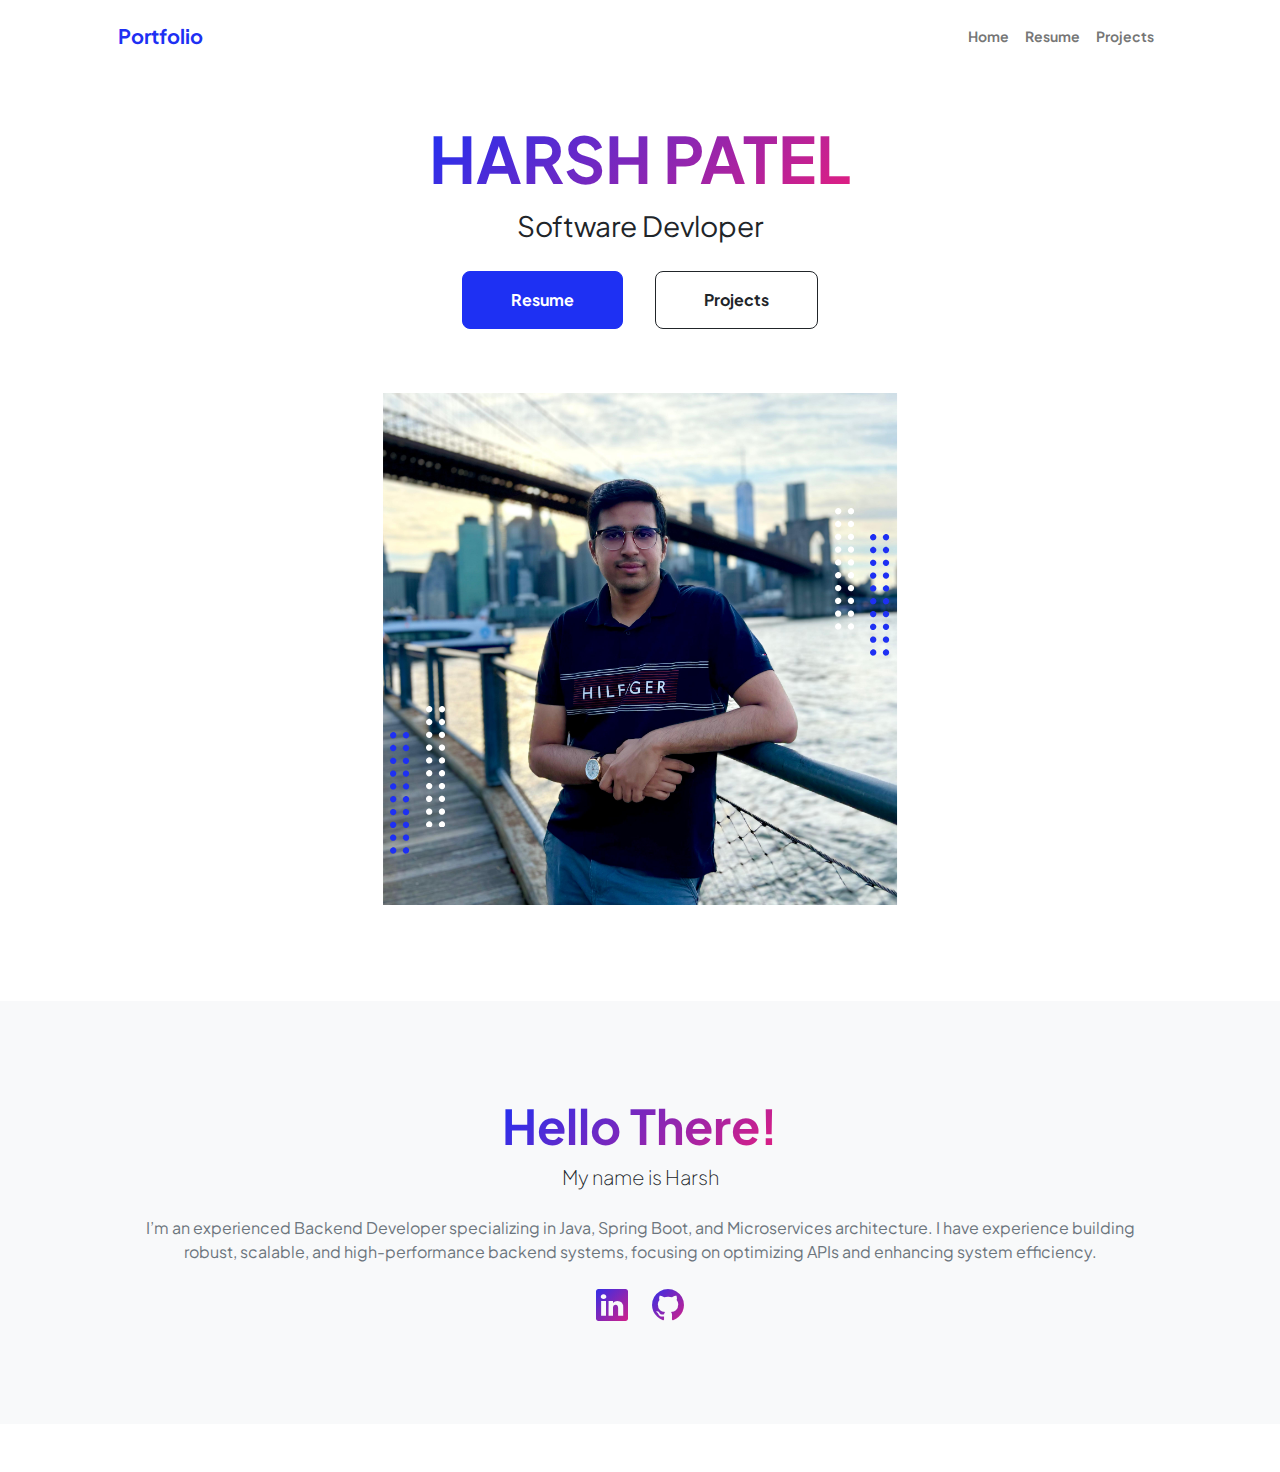
<file: index.html>
<!DOCTYPE html>
<html lang="en">

<head>
    <meta charset="utf-8" />
    <meta name="viewport" content="width=device-width, initial-scale=1, shrink-to-fit=no" />
    <meta name="description" content="" />
    <meta name="author" content="" />
    <title>Harsh Patel | Backend Devloper</title>
    <!-- Custom Google font-->
    <link rel="preconnect" href="https://fonts.googleapis.com" />
    <link rel="preconnect" href="https://fonts.gstatic.com" crossorigin />
    <link
        href="https://fonts.googleapis.com/css2?family=Plus+Jakarta+Sans:wght@100;200;300;400;500;600;700;800;900&amp;display=swap"
        rel="stylesheet" />
    <!-- Bootstrap icons-->
    <link href="https://cdn.jsdelivr.net/npm/bootstrap-icons@1.8.1/font/bootstrap-icons.css" rel="stylesheet" />
    <!-- Core theme CSS (includes Bootstrap)-->
    <link href="css/styles.css" rel="stylesheet" />
</head>

<body class="d-flex flex-column h-100">
    <main class="flex-shrink-0">
        <!-- Navigation-->
        <nav class="navbar navbar-expand-lg navbar-light bg-white py-3">
            <div class="container px-5">
                <a class="navbar-brand" href="index.html"><span class="fw-bolder text-primary">Portfolio</span></a>
                <button class="navbar-toggler" type="button" data-bs-toggle="collapse"
                    data-bs-target="#navbarSupportedContent" aria-controls="navbarSupportedContent"
                    aria-expanded="false" aria-label="Toggle navigation"><span
                        class="navbar-toggler-icon"></span></button>
                <div class="collapse navbar-collapse" id="navbarSupportedContent">
                    <ul class="navbar-nav ms-auto mb-2 mb-lg-0 small fw-bolder">
                        <li class="nav-item"><a class="nav-link" href="index.html">Home</a></li>
                        <li class="nav-item"><a class="nav-link" href="resume.html">Resume</a></li>
                        <li class="nav-item"><a class="nav-link" href="projects.html">Projects</a></li>
                    </ul>
                </div>
            </div>
        </nav>
        <!-- Header-->
        <header class="py-5">
            <div class="container px-5 pb-5">
                <div class="row gx-5 align-items-center">
                    <div class="col-xxl-5">
                        <!-- Header text content-->
                        <div class="text-center text-xxl-start">

                            <h1 class="display-3 fw-bolder mb-2"><span class="text-gradient d-inline">HARSH PATEL</span>
                            </h1>
                            <div class="fs-3">Software Devloper</div>
                            <br>
                            <div
                                class="d-grid gap-3 d-sm-flex justify-content-sm-center justify-content-xxl-start mb-3">
                                <a class="btn btn-primary btn-lg px-5 py-3 me-sm-3 fs-6 fw-bolder"
                                    href="resume.html">Resume</a>
                                <a class="btn btn-outline-dark btn-lg px-5 py-3 fs-6 fw-bolder"
                                    href="projects.html">Projects</a>
                            </div>
                        </div>
                    </div>
                    <div class="col-xxl-7">
                        <!-- Header profile picture-->
                        <div class="d-flex justify-content-center mt-5 mt-xxl-0">
                            <div class="profile bg-gradient-primary-to-secondary">
                                <!-- TIP: For best results, use a photo with a transparent background like the demo example below-->
                                <!-- Watch a tutorial on how to do this on YouTube (link)-->
                                <img class="profile-img" src="assets/profile.jpg" alt="..." />
                                <div class="dots-1">
                                    <!-- SVG Dots-->
                                    <svg version="1.1" xmlns="http://www.w3.org/2000/svg"
                                        xmlns:xlink="http://www.w3.org/1999/xlink" x="0px" y="0px"
                                        viewBox="0 0 191.6 1215.4" style="enable-background: new 0 0 191.6 1215.4"
                                        xml:space="preserve">
                                        <g transform="translate(0.000000,1280.000000) scale(0.100000,-0.100000)">
                                            <path
                                                d="M227.7,12788.6c-105-35-200-141-222-248c-43-206,163-412,369-369c155,32,275,190,260,339c-11,105-90,213-190,262        C383.7,12801.6,289.7,12808.6,227.7,12788.6z">
                                            </path>
                                            <path
                                                d="M1507.7,12788.6c-151-50-253-216-222-362c25-119,136-230,254-255c194-41,395,142,375,339c-11,105-90,213-190,262        C1663.7,12801.6,1569.7,12808.6,1507.7,12788.6z">
                                            </path>
                                            <path
                                                d="M227.7,11508.6c-105-35-200-141-222-248c-43-206,163-412,369-369c155,32,275,190,260,339c-11,105-90,213-190,262        C383.7,11521.6,289.7,11528.6,227.7,11508.6z">
                                            </path>
                                            <path
                                                d="M1507.7,11508.6c-151-50-253-216-222-362c25-119,136-230,254-255c194-41,395,142,375,339c-11,105-90,213-190,262        C1663.7,11521.6,1569.7,11528.6,1507.7,11508.6z">
                                            </path>
                                            <path
                                                d="M227.7,10228.6c-105-35-200-141-222-248c-43-206,163-412,369-369c155,32,275,190,260,339c-11,105-90,213-190,262        C383.7,10241.6,289.7,10248.6,227.7,10228.6z">
                                            </path>
                                            <path
                                                d="M1507.7,10228.6c-105-35-200-141-222-248c-43-206,163-412,369-369c155,32,275,190,260,339c-11,105-90,213-190,262        C1663.7,10241.6,1569.7,10248.6,1507.7,10228.6z">
                                            </path>
                                            <path
                                                d="M227.7,8948.6c-105-35-200-141-222-248c-43-206,163-412,369-369c155,32,275,190,260,339c-11,105-90,213-190,262        C383.7,8961.6,289.7,8968.6,227.7,8948.6z">
                                            </path>
                                            <path
                                                d="M1507.7,8948.6c-105-35-200-141-222-248c-43-206,163-412,369-369c155,32,275,190,260,339c-11,105-90,213-190,262        C1663.7,8961.6,1569.7,8968.6,1507.7,8948.6z">
                                            </path>
                                            <path
                                                d="M227.7,7668.6c-105-35-200-141-222-248c-43-206,163-412,369-369c155,32,275,190,260,339c-11,105-90,213-190,262        C383.7,7681.6,289.7,7688.6,227.7,7668.6z">
                                            </path>
                                            <path
                                                d="M1507.7,7668.6c-105-35-200-141-222-248c-43-206,163-412,369-369c155,32,275,190,260,339c-11,105-90,213-190,262        C1663.7,7681.6,1569.7,7688.6,1507.7,7668.6z">
                                            </path>
                                            <path
                                                d="M227.7,6388.6c-105-35-200-141-222-248c-43-206,163-412,369-369c155,32,275,190,260,339c-11,105-90,213-190,262        C383.7,6401.6,289.7,6408.6,227.7,6388.6z">
                                            </path>
                                            <path
                                                d="M1507.7,6388.6c-105-35-200-141-222-248c-43-206,163-412,369-369c155,32,275,190,260,339c-11,105-90,213-190,262        C1663.7,6401.6,1569.7,6408.6,1507.7,6388.6z">
                                            </path>
                                            <path
                                                d="M227.7,5108.6c-105-35-200-141-222-248c-43-206,163-412,369-369c155,32,275,190,260,339c-11,105-90,213-190,262        C383.7,5121.6,289.7,5128.6,227.7,5108.6z">
                                            </path>
                                            <path
                                                d="M1507.7,5108.6c-105-35-200-141-222-248c-43-206,163-412,369-369c155,32,275,190,260,339c-11,105-90,213-190,262        C1663.7,5121.6,1569.7,5128.6,1507.7,5108.6z">
                                            </path>
                                            <path
                                                d="M227.7,3828.6c-105-35-200-141-222-248c-43-206,163-412,369-369c155,32,275,190,260,339c-11,105-90,213-190,262        C383.7,3841.6,289.7,3848.6,227.7,3828.6z">
                                            </path>
                                            <path
                                                d="M1507.7,3828.6c-105-35-200-141-222-248c-43-206,163-412,369-369c155,32,275,190,260,339c-11,105-90,213-190,262        C1663.7,3841.6,1569.7,3848.6,1507.7,3828.6z">
                                            </path>
                                            <path
                                                d="M227.7,2548.6c-105-35-200-141-222-248c-43-206,163-412,369-369c155,32,275,190,260,339c-11,105-90,213-190,262        C383.7,2561.6,289.7,2568.6,227.7,2548.6z">
                                            </path>
                                            <path
                                                d="M1507.7,2548.6c-105-35-200-141-222-248c-43-206,163-412,369-369c155,32,275,190,260,339c-11,105-90,213-190,262        C1663.7,2561.6,1569.7,2568.6,1507.7,2548.6z">
                                            </path>
                                            <path
                                                d="M227.7,1268.6c-105-35-200-141-222-248c-43-206,163-412,369-369c155,32,275,190,260,339c-11,105-90,213-190,262        C383.7,1281.6,289.7,1288.6,227.7,1268.6z">
                                            </path>
                                            <path
                                                d="M1507.7,1268.6c-105-35-200-141-222-248c-43-206,163-412,369-369c155,32,275,190,260,339c-11,105-90,213-190,262        C1663.7,1281.6,1569.7,1288.6,1507.7,1268.6z">
                                            </path>
                                        </g>
                                    </svg>
                                    <!-- END of SVG dots-->
                                </div>
                                <div class="dots-2">
                                    <!-- SVG Dots-->
                                    <svg version="1.1" xmlns="http://www.w3.org/2000/svg"
                                        xmlns:xlink="http://www.w3.org/1999/xlink" x="0px" y="0px"
                                        viewBox="0 0 191.6 1215.4" style="enable-background: new 0 0 191.6 1215.4"
                                        xml:space="preserve">
                                        <g transform="translate(0.000000,1280.000000) scale(0.100000,-0.100000)">
                                            <path
                                                d="M227.7,12788.6c-105-35-200-141-222-248c-43-206,163-412,369-369c155,32,275,190,260,339c-11,105-90,213-190,262        C383.7,12801.6,289.7,12808.6,227.7,12788.6z">
                                            </path>
                                            <path
                                                d="M1507.7,12788.6c-151-50-253-216-222-362c25-119,136-230,254-255c194-41,395,142,375,339c-11,105-90,213-190,262        C1663.7,12801.6,1569.7,12808.6,1507.7,12788.6z">
                                            </path>
                                            <path
                                                d="M227.7,11508.6c-105-35-200-141-222-248c-43-206,163-412,369-369c155,32,275,190,260,339c-11,105-90,213-190,262        C383.7,11521.6,289.7,11528.6,227.7,11508.6z">
                                            </path>
                                            <path
                                                d="M1507.7,11508.6c-151-50-253-216-222-362c25-119,136-230,254-255c194-41,395,142,375,339c-11,105-90,213-190,262        C1663.7,11521.6,1569.7,11528.6,1507.7,11508.6z">
                                            </path>
                                            <path
                                                d="M227.7,10228.6c-105-35-200-141-222-248c-43-206,163-412,369-369c155,32,275,190,260,339c-11,105-90,213-190,262        C383.7,10241.6,289.7,10248.6,227.7,10228.6z">
                                            </path>
                                            <path
                                                d="M1507.7,10228.6c-105-35-200-141-222-248c-43-206,163-412,369-369c155,32,275,190,260,339c-11,105-90,213-190,262        C1663.7,10241.6,1569.7,10248.6,1507.7,10228.6z">
                                            </path>
                                            <path
                                                d="M227.7,8948.6c-105-35-200-141-222-248c-43-206,163-412,369-369c155,32,275,190,260,339c-11,105-90,213-190,262        C383.7,8961.6,289.7,8968.6,227.7,8948.6z">
                                            </path>
                                            <path
                                                d="M1507.7,8948.6c-105-35-200-141-222-248c-43-206,163-412,369-369c155,32,275,190,260,339c-11,105-90,213-190,262        C1663.7,8961.6,1569.7,8968.6,1507.7,8948.6z">
                                            </path>
                                            <path
                                                d="M227.7,7668.6c-105-35-200-141-222-248c-43-206,163-412,369-369c155,32,275,190,260,339c-11,105-90,213-190,262        C383.7,7681.6,289.7,7688.6,227.7,7668.6z">
                                            </path>
                                            <path
                                                d="M1507.7,7668.6c-105-35-200-141-222-248c-43-206,163-412,369-369c155,32,275,190,260,339c-11,105-90,213-190,262        C1663.7,7681.6,1569.7,7688.6,1507.7,7668.6z">
                                            </path>
                                            <path
                                                d="M227.7,6388.6c-105-35-200-141-222-248c-43-206,163-412,369-369c155,32,275,190,260,339c-11,105-90,213-190,262        C383.7,6401.6,289.7,6408.6,227.7,6388.6z">
                                            </path>
                                            <path
                                                d="M1507.7,6388.6c-105-35-200-141-222-248c-43-206,163-412,369-369c155,32,275,190,260,339c-11,105-90,213-190,262        C1663.7,6401.6,1569.7,6408.6,1507.7,6388.6z">
                                            </path>
                                            <path
                                                d="M227.7,5108.6c-105-35-200-141-222-248c-43-206,163-412,369-369c155,32,275,190,260,339c-11,105-90,213-190,262        C383.7,5121.6,289.7,5128.6,227.7,5108.6z">
                                            </path>
                                            <path
                                                d="M1507.7,5108.6c-105-35-200-141-222-248c-43-206,163-412,369-369c155,32,275,190,260,339c-11,105-90,213-190,262        C1663.7,5121.6,1569.7,5128.6,1507.7,5108.6z">
                                            </path>
                                            <path
                                                d="M227.7,3828.6c-105-35-200-141-222-248c-43-206,163-412,369-369c155,32,275,190,260,339c-11,105-90,213-190,262        C383.7,3841.6,289.7,3848.6,227.7,3828.6z">
                                            </path>
                                            <path
                                                d="M1507.7,3828.6c-105-35-200-141-222-248c-43-206,163-412,369-369c155,32,275,190,260,339c-11,105-90,213-190,262        C1663.7,3841.6,1569.7,3848.6,1507.7,3828.6z">
                                            </path>
                                            <path
                                                d="M227.7,2548.6c-105-35-200-141-222-248c-43-206,163-412,369-369c155,32,275,190,260,339c-11,105-90,213-190,262        C383.7,2561.6,289.7,2568.6,227.7,2548.6z">
                                            </path>
                                            <path
                                                d="M1507.7,2548.6c-105-35-200-141-222-248c-43-206,163-412,369-369c155,32,275,190,260,339c-11,105-90,213-190,262        C1663.7,2561.6,1569.7,2568.6,1507.7,2548.6z">
                                            </path>
                                            <path
                                                d="M227.7,1268.6c-105-35-200-141-222-248c-43-206,163-412,369-369c155,32,275,190,260,339c-11,105-90,213-190,262        C383.7,1281.6,289.7,1288.6,227.7,1268.6z">
                                            </path>
                                            <path
                                                d="M1507.7,1268.6c-105-35-200-141-222-248c-43-206,163-412,369-369c155,32,275,190,260,339c-11,105-90,213-190,262        C1663.7,1281.6,1569.7,1288.6,1507.7,1268.6z">
                                            </path>
                                        </g>
                                    </svg>
                                    <!-- END of SVG dots-->
                                </div>
                                <div class="dots-3">
                                    <!-- SVG Dots-->
                                    <svg version="1.1" xmlns="http://www.w3.org/2000/svg"
                                        xmlns:xlink="http://www.w3.org/1999/xlink" x="0px" y="0px"
                                        viewBox="0 0 191.6 1215.4" style="enable-background: new 0 0 191.6 1215.4"
                                        xml:space="preserve">
                                        <g transform="translate(0.000000,1280.000000) scale(0.100000,-0.100000)">
                                            <path
                                                d="M227.7,12788.6c-105-35-200-141-222-248c-43-206,163-412,369-369c155,32,275,190,260,339c-11,105-90,213-190,262        C383.7,12801.6,289.7,12808.6,227.7,12788.6z">
                                            </path>
                                            <path
                                                d="M1507.7,12788.6c-151-50-253-216-222-362c25-119,136-230,254-255c194-41,395,142,375,339c-11,105-90,213-190,262        C1663.7,12801.6,1569.7,12808.6,1507.7,12788.6z">
                                            </path>
                                            <path
                                                d="M227.7,11508.6c-105-35-200-141-222-248c-43-206,163-412,369-369c155,32,275,190,260,339c-11,105-90,213-190,262        C383.7,11521.6,289.7,11528.6,227.7,11508.6z">
                                            </path>
                                            <path
                                                d="M1507.7,11508.6c-151-50-253-216-222-362c25-119,136-230,254-255c194-41,395,142,375,339c-11,105-90,213-190,262        C1663.7,11521.6,1569.7,11528.6,1507.7,11508.6z">
                                            </path>
                                            <path
                                                d="M227.7,10228.6c-105-35-200-141-222-248c-43-206,163-412,369-369c155,32,275,190,260,339c-11,105-90,213-190,262        C383.7,10241.6,289.7,10248.6,227.7,10228.6z">
                                            </path>
                                            <path
                                                d="M1507.7,10228.6c-105-35-200-141-222-248c-43-206,163-412,369-369c155,32,275,190,260,339c-11,105-90,213-190,262        C1663.7,10241.6,1569.7,10248.6,1507.7,10228.6z">
                                            </path>
                                            <path
                                                d="M227.7,8948.6c-105-35-200-141-222-248c-43-206,163-412,369-369c155,32,275,190,260,339c-11,105-90,213-190,262        C383.7,8961.6,289.7,8968.6,227.7,8948.6z">
                                            </path>
                                            <path
                                                d="M1507.7,8948.6c-105-35-200-141-222-248c-43-206,163-412,369-369c155,32,275,190,260,339c-11,105-90,213-190,262        C1663.7,8961.6,1569.7,8968.6,1507.7,8948.6z">
                                            </path>
                                            <path
                                                d="M227.7,7668.6c-105-35-200-141-222-248c-43-206,163-412,369-369c155,32,275,190,260,339c-11,105-90,213-190,262        C383.7,7681.6,289.7,7688.6,227.7,7668.6z">
                                            </path>
                                            <path
                                                d="M1507.7,7668.6c-105-35-200-141-222-248c-43-206,163-412,369-369c155,32,275,190,260,339c-11,105-90,213-190,262        C1663.7,7681.6,1569.7,7688.6,1507.7,7668.6z">
                                            </path>
                                            <path
                                                d="M227.7,6388.6c-105-35-200-141-222-248c-43-206,163-412,369-369c155,32,275,190,260,339c-11,105-90,213-190,262        C383.7,6401.6,289.7,6408.6,227.7,6388.6z">
                                            </path>
                                            <path
                                                d="M1507.7,6388.6c-105-35-200-141-222-248c-43-206,163-412,369-369c155,32,275,190,260,339c-11,105-90,213-190,262        C1663.7,6401.6,1569.7,6408.6,1507.7,6388.6z">
                                            </path>
                                            <path
                                                d="M227.7,5108.6c-105-35-200-141-222-248c-43-206,163-412,369-369c155,32,275,190,260,339c-11,105-90,213-190,262        C383.7,5121.6,289.7,5128.6,227.7,5108.6z">
                                            </path>
                                            <path
                                                d="M1507.7,5108.6c-105-35-200-141-222-248c-43-206,163-412,369-369c155,32,275,190,260,339c-11,105-90,213-190,262        C1663.7,5121.6,1569.7,5128.6,1507.7,5108.6z">
                                            </path>
                                            <path
                                                d="M227.7,3828.6c-105-35-200-141-222-248c-43-206,163-412,369-369c155,32,275,190,260,339c-11,105-90,213-190,262        C383.7,3841.6,289.7,3848.6,227.7,3828.6z">
                                            </path>
                                            <path
                                                d="M1507.7,3828.6c-105-35-200-141-222-248c-43-206,163-412,369-369c155,32,275,190,260,339c-11,105-90,213-190,262        C1663.7,3841.6,1569.7,3848.6,1507.7,3828.6z">
                                            </path>
                                            <path
                                                d="M227.7,2548.6c-105-35-200-141-222-248c-43-206,163-412,369-369c155,32,275,190,260,339c-11,105-90,213-190,262        C383.7,2561.6,289.7,2568.6,227.7,2548.6z">
                                            </path>
                                            <path
                                                d="M1507.7,2548.6c-105-35-200-141-222-248c-43-206,163-412,369-369c155,32,275,190,260,339c-11,105-90,213-190,262        C1663.7,2561.6,1569.7,2568.6,1507.7,2548.6z">
                                            </path>
                                            <path
                                                d="M227.7,1268.6c-105-35-200-141-222-248c-43-206,163-412,369-369c155,32,275,190,260,339c-11,105-90,213-190,262        C383.7,1281.6,289.7,1288.6,227.7,1268.6z">
                                            </path>
                                            <path
                                                d="M1507.7,1268.6c-105-35-200-141-222-248c-43-206,163-412,369-369c155,32,275,190,260,339c-11,105-90,213-190,262        C1663.7,1281.6,1569.7,1288.6,1507.7,1268.6z">
                                            </path>
                                        </g>
                                    </svg>
                                    <!-- END of SVG dots-->
                                </div>
                                <div class="dots-4">
                                    <!-- SVG Dots-->
                                    <svg version="1.1" xmlns="http://www.w3.org/2000/svg"
                                        xmlns:xlink="http://www.w3.org/1999/xlink" x="0px" y="0px"
                                        viewBox="0 0 191.6 1215.4" style="enable-background: new 0 0 191.6 1215.4"
                                        xml:space="preserve">
                                        <g transform="translate(0.000000,1280.000000) scale(0.100000,-0.100000)">
                                            <path
                                                d="M227.7,12788.6c-105-35-200-141-222-248c-43-206,163-412,369-369c155,32,275,190,260,339c-11,105-90,213-190,262        C383.7,12801.6,289.7,12808.6,227.7,12788.6z">
                                            </path>
                                            <path
                                                d="M1507.7,12788.6c-151-50-253-216-222-362c25-119,136-230,254-255c194-41,395,142,375,339c-11,105-90,213-190,262        C1663.7,12801.6,1569.7,12808.6,1507.7,12788.6z">
                                            </path>
                                            <path
                                                d="M227.7,11508.6c-105-35-200-141-222-248c-43-206,163-412,369-369c155,32,275,190,260,339c-11,105-90,213-190,262        C383.7,11521.6,289.7,11528.6,227.7,11508.6z">
                                            </path>
                                            <path
                                                d="M1507.7,11508.6c-151-50-253-216-222-362c25-119,136-230,254-255c194-41,395,142,375,339c-11,105-90,213-190,262        C1663.7,11521.6,1569.7,11528.6,1507.7,11508.6z">
                                            </path>
                                            <path
                                                d="M227.7,10228.6c-105-35-200-141-222-248c-43-206,163-412,369-369c155,32,275,190,260,339c-11,105-90,213-190,262        C383.7,10241.6,289.7,10248.6,227.7,10228.6z">
                                            </path>
                                            <path
                                                d="M1507.7,10228.6c-105-35-200-141-222-248c-43-206,163-412,369-369c155,32,275,190,260,339c-11,105-90,213-190,262        C1663.7,10241.6,1569.7,10248.6,1507.7,10228.6z">
                                            </path>
                                            <path
                                                d="M227.7,8948.6c-105-35-200-141-222-248c-43-206,163-412,369-369c155,32,275,190,260,339c-11,105-90,213-190,262        C383.7,8961.6,289.7,8968.6,227.7,8948.6z">
                                            </path>
                                            <path
                                                d="M1507.7,8948.6c-105-35-200-141-222-248c-43-206,163-412,369-369c155,32,275,190,260,339c-11,105-90,213-190,262        C1663.7,8961.6,1569.7,8968.6,1507.7,8948.6z">
                                            </path>
                                            <path
                                                d="M227.7,7668.6c-105-35-200-141-222-248c-43-206,163-412,369-369c155,32,275,190,260,339c-11,105-90,213-190,262        C383.7,7681.6,289.7,7688.6,227.7,7668.6z">
                                            </path>
                                            <path
                                                d="M1507.7,7668.6c-105-35-200-141-222-248c-43-206,163-412,369-369c155,32,275,190,260,339c-11,105-90,213-190,262        C1663.7,7681.6,1569.7,7688.6,1507.7,7668.6z">
                                            </path>
                                            <path
                                                d="M227.7,6388.6c-105-35-200-141-222-248c-43-206,163-412,369-369c155,32,275,190,260,339c-11,105-90,213-190,262        C383.7,6401.6,289.7,6408.6,227.7,6388.6z">
                                            </path>
                                            <path
                                                d="M1507.7,6388.6c-105-35-200-141-222-248c-43-206,163-412,369-369c155,32,275,190,260,339c-11,105-90,213-190,262        C1663.7,6401.6,1569.7,6408.6,1507.7,6388.6z">
                                            </path>
                                            <path
                                                d="M227.7,5108.6c-105-35-200-141-222-248c-43-206,163-412,369-369c155,32,275,190,260,339c-11,105-90,213-190,262        C383.7,5121.6,289.7,5128.6,227.7,5108.6z">
                                            </path>
                                            <path
                                                d="M1507.7,5108.6c-105-35-200-141-222-248c-43-206,163-412,369-369c155,32,275,190,260,339c-11,105-90,213-190,262        C1663.7,5121.6,1569.7,5128.6,1507.7,5108.6z">
                                            </path>
                                            <path
                                                d="M227.7,3828.6c-105-35-200-141-222-248c-43-206,163-412,369-369c155,32,275,190,260,339c-11,105-90,213-190,262        C383.7,3841.6,289.7,3848.6,227.7,3828.6z">
                                            </path>
                                            <path
                                                d="M1507.7,3828.6c-105-35-200-141-222-248c-43-206,163-412,369-369c155,32,275,190,260,339c-11,105-90,213-190,262        C1663.7,3841.6,1569.7,3848.6,1507.7,3828.6z">
                                            </path>
                                            <path
                                                d="M227.7,2548.6c-105-35-200-141-222-248c-43-206,163-412,369-369c155,32,275,190,260,339c-11,105-90,213-190,262        C383.7,2561.6,289.7,2568.6,227.7,2548.6z">
                                            </path>
                                            <path
                                                d="M1507.7,2548.6c-105-35-200-141-222-248c-43-206,163-412,369-369c155,32,275,190,260,339c-11,105-90,213-190,262        C1663.7,2561.6,1569.7,2568.6,1507.7,2548.6z">
                                            </path>
                                            <path
                                                d="M227.7,1268.6c-105-35-200-141-222-248c-43-206,163-412,369-369c155,32,275,190,260,339c-11,105-90,213-190,262        C383.7,1281.6,289.7,1288.6,227.7,1268.6z">
                                            </path>
                                            <path
                                                d="M1507.7,1268.6c-105-35-200-141-222-248c-43-206,163-412,369-369c155,32,275,190,260,339c-11,105-90,213-190,262        C1663.7,1281.6,1569.7,1288.6,1507.7,1268.6z">
                                            </path>
                                        </g>
                                    </svg>
                                    <!-- END of SVG dots-->
                                </div>
                            </div>
                        </div>
                    </div>
                </div>
            </div>
        </header>
        <!-- About Section-->
        <section class="bg-light py-5">
            <div class="container px-5">
                <div class="row gx-5 justify-content-center">
                    <div class="col-xxl-8">
                        <div class="text-center my-5">
                            <h2 class="display-5 fw-bolder"><span class="text-gradient d-inline">Hello There!</span>
                            </h2>
                            <p class="lead fw-light mb-4">My name is Harsh</p>
                            <p class="text-muted">I’m an experienced Backend Developer specializing in Java, Spring
                                Boot, and Microservices architecture. I have experience building robust, scalable, and
                                high-performance backend systems, focusing on optimizing APIs and enhancing system
                                efficiency.</p>
                            <div class="d-flex justify-content-center fs-2 gap-4">
                                <a class="text-gradient" href="https://www.linkedin.com/in/harsh1212/"
                                    target="_blank"><i class="bi bi-linkedin"></i></a>
                                <a class="text-gradient" href="https://github.com/Harsh-B-Patel" target="_blank"><i
                                        class="bi bi-github"></i></a>
                            </div>
                        </div>
                    </div>
                </div>
            </div>
        </section>
    </main>
    <!-- Footer-->
    <footer class="bg-white py-4 mt-auto">
        <div class="container px-5">
            <div class="row align-items-center justify-content-between flex-column flex-sm-row">
            </div>
        </div>
    </footer>
    <!-- Bootstrap core JS-->
    <script src="https://cdn.jsdelivr.net/npm/bootstrap@5.2.3/dist/js/bootstrap.bundle.min.js"></script>
    <!-- Core theme JS-->
    <script src="js/scripts.js"></script>
</body>

</html>
</file>
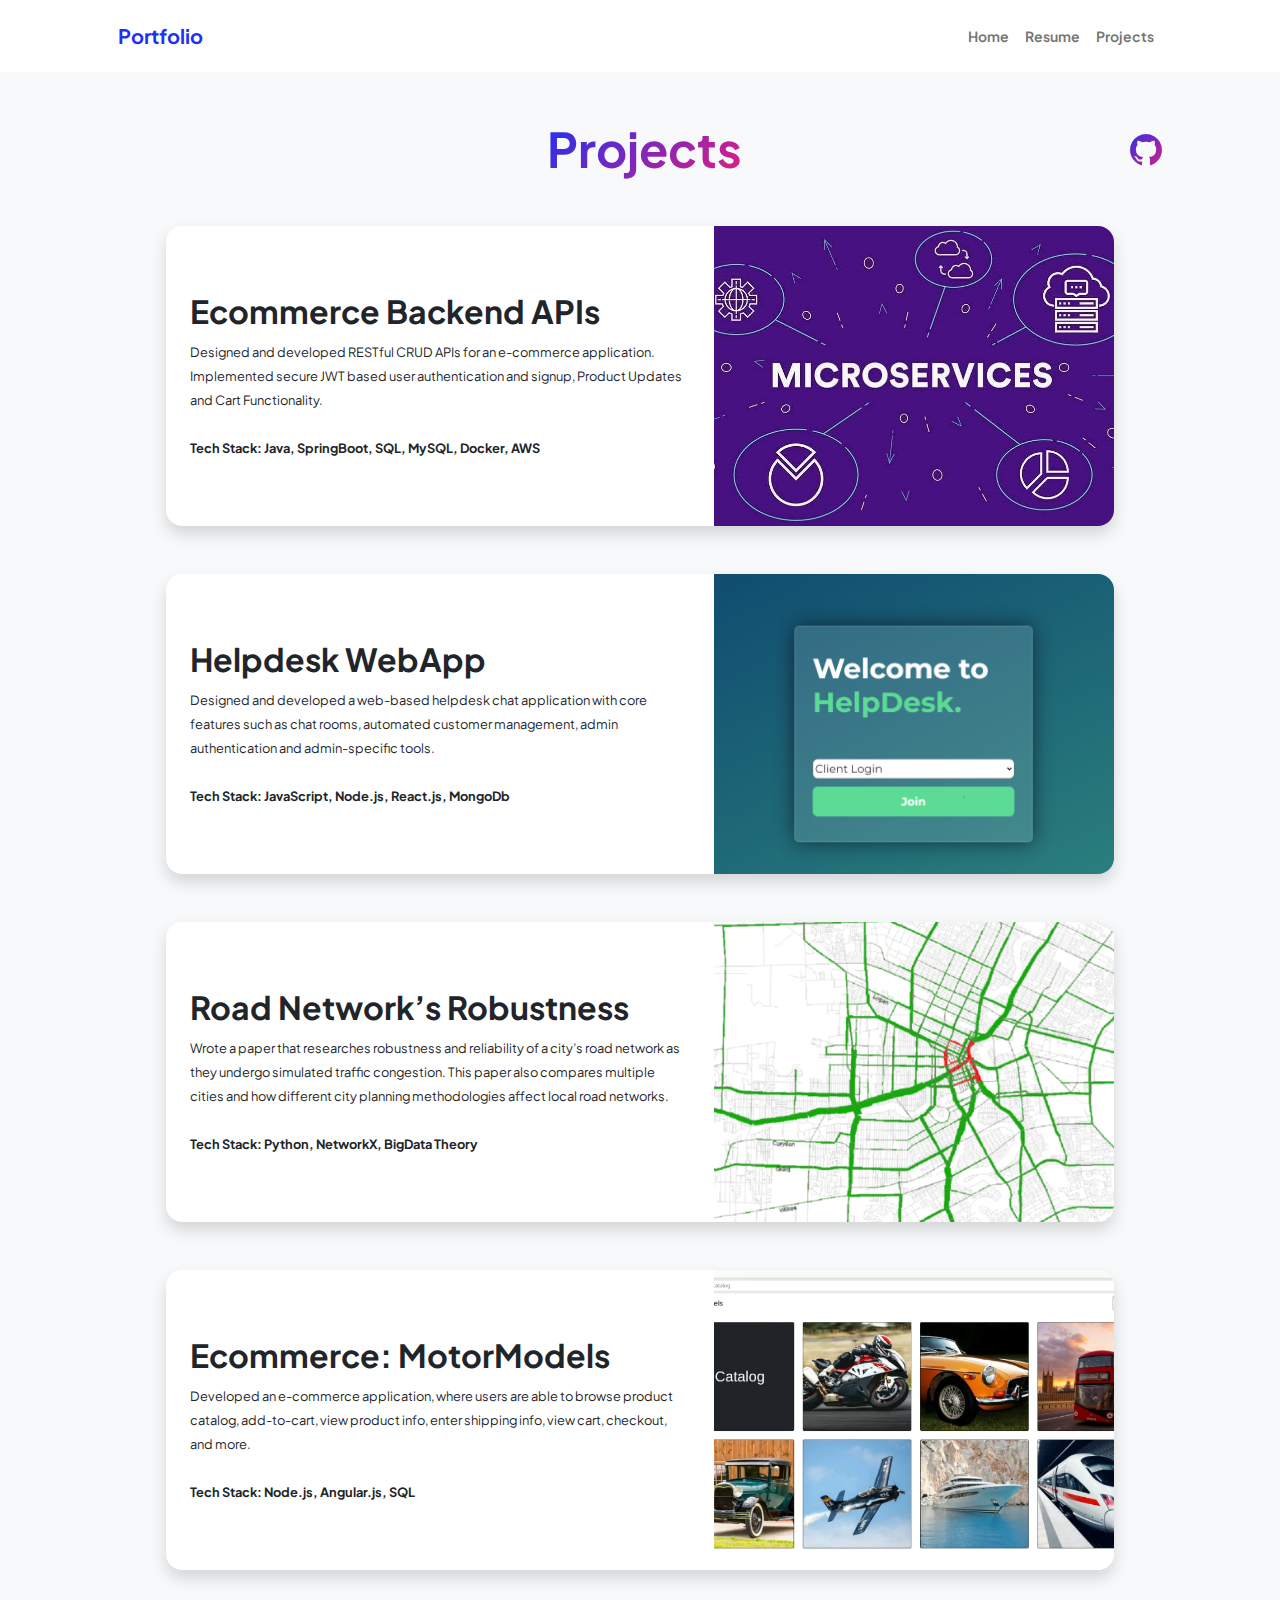
<file: projects.html>
<!DOCTYPE html>
<html lang="en">

<head>
    <meta charset="utf-8" />
    <meta name="viewport" content="width=device-width, initial-scale=1, shrink-to-fit=no" />
    <meta name="description" content="" />
    <meta name="author" content="" />
    <title>Harsh Patel | Backend Devloper</title>
    <!-- Custom Google font-->
    <link rel="preconnect" href="https://fonts.googleapis.com" />
    <link rel="preconnect" href="https://fonts.gstatic.com" crossorigin />
    <link
        href="https://fonts.googleapis.com/css2?family=Plus+Jakarta+Sans:wght@100;200;300;400;500;600;700;800;900&amp;display=swap"
        rel="stylesheet" />
    <!-- Bootstrap icons-->
    <link href="https://cdn.jsdelivr.net/npm/bootstrap-icons@1.8.1/font/bootstrap-icons.css" rel="stylesheet" />
    <!-- Core theme CSS (includes Bootstrap)-->
    <link href="css/styles.css" rel="stylesheet" />
</head>

<body class="d-flex flex-column h-100 bg-light">
    <main class="flex-shrink-0">
        <!-- Navigation-->
        <nav class="navbar navbar-expand-lg navbar-light bg-white py-3">
            <div class="container px-5">
                <a class="navbar-brand" href="index.html"><span class="fw-bolder text-primary">Portfolio</span></a>
                <button class="navbar-toggler" type="button" data-bs-toggle="collapse"
                    data-bs-target="#navbarSupportedContent" aria-controls="navbarSupportedContent"
                    aria-expanded="false" aria-label="Toggle navigation"><span
                        class="navbar-toggler-icon"></span></button>
                <div class="collapse navbar-collapse" id="navbarSupportedContent">
                    <ul class="navbar-nav ms-auto mb-2 mb-lg-0 small fw-bolder">
                        <li class="nav-item"><a class="nav-link" href="index.html">Home</a></li>
                        <li class="nav-item"><a class="nav-link" href="resume.html">Resume</a></li>
                        <li class="nav-item"><a class="nav-link" href="projects.html">Projects</a></li>
                    </ul>
                </div>
            </div>
        </nav>
        <!-- Projects Section-->
        <section class="py-5">
            <div class="container px-5 mb-5">
                <div class="d-flex justify-content-between align-items-center mb-5">
                    <!-- Empty Div to Balance the Layout -->
                    <div style="width: 40px;"></div>
        
                    <!-- Title in the Center -->
                    <h1 class="display-5 fw-bolder mb-0 text-center flex-grow-1">
                        <span class="text-gradient d-inline">Projects</span>
                    </h1>
        
                    <!-- GitHub Icon on the Right -->
                    <a class="text-gradient fs-2" href="https://github.com/Harsh-B-Patel" target="_blank">
                        <i class="bi bi-github"></i>
                    </a>
                </div>
            </div>
        
        
                
                <div class="row gx-5 justify-content-center">
                    <div class="col-lg-11 col-xl-9 col-xxl-7">
                        <!-- Project Card 1-->
                        <div class="card overflow-hidden shadow rounded-4 border-0 mb-5">
                            <div class="card-body p-0">
                                <div class="d-flex align-items-center">
                                    <div class="p-4">
                                        <h2 class="fw-bolder">Ecommerce Backend APIs</h2>
                                        <span style="font-size: 0.8rem;">Designed and developed RESTful CRUD APIs for an
                                            e-commerce application. Implemented secure JWT based
                                            user authentication and signup, Product Updates and Cart Functionality.
                                        </span>
                                        <br>
                                        <br>
                                        <span style="font-size: 0.8rem;"> <strong>Tech Stack: Java, SpringBoot, SQL,
                                                MySQL, Docker, AWS
                                            </strong> </span>
                                    </div>
                                    <img class="img-fluid" src="assets/project1.jpg" alt="..." style="width: 400px; height: 300px; object-fit: cover;" />

                                </div>
                            </div>
                        </div>
                        <!-- Project Card 2-->
                        <div class="card overflow-hidden shadow rounded-4 border-0 mb-5">
                            <div class="card-body p-0">
                                <div class="d-flex align-items-center">
                                    <div class="p-4">
                                        <h2 class="fw-bolder">Helpdesk WebApp</h2>
                                        <span style="font-size: 0.8rem;">Designed and developed a web-based helpdesk
                                            chat application with core features such as chat rooms, automated
                                            customer management, admin authentication and admin-specific tools.
                                        </span>
                                        <br>
                                        <br>
                                        <span style="font-size: 0.8rem;"> <strong>Tech Stack: JavaScript, Node.js,
                                                React.js, MongoDb
                                            </strong> </span>
                                    </div>
                                    <img class="img-fluid" src="assets/project2.PNG" alt="..." style="width: 400px; height: 300px; object-fit: cover;" />

                                </div>
                            </div>
                        </div>
                        <!-- Project Card 3-->
                        <div class="card overflow-hidden shadow rounded-4 border-0 mb-5">
                            <div class="card-body p-0">
                                <div class="d-flex align-items-center">
                                    <div class="p-4">
                                        <h2 class="fw-bolder">Road Network’s Robustness </h2>
                                        <span style="font-size: 0.8rem;">Wrote a paper that researches robustness and
                                            reliability of a city’s road network as they undergo simulated traffic
                                            congestion. This paper also compares multiple cities and how different city
                                            planning methodologies affect local road networks.
                                        </span>
                                        <br>
                                        <br>
                                        <span style="font-size: 0.8rem;"> <strong>Tech Stack: Python, NetworkX, BigData
                                                Theory
                                            </strong> </span>
                                    </div>
                                    <img class="img-fluid" src="assets/r2.png" alt="..." style="width: 400px; height: 300px; object-fit: cover;" />

                                </div>
                            </div> 
                        </div>
                        <!-- Project Card 4-->
                        <div class="card overflow-hidden shadow rounded-4 border-0 mb-5">
                            <div class="card-body p-0">
                                <div class="d-flex align-items-center">
                                    <div class="p-4">
                                        <h2 class="fw-bolder">Ecommerce: MotorModels </h2>
                                        <span style="font-size: 0.8rem;">Developed an e-commerce application, where
                                            users are able to browse product catalog, add-to-cart, view product info,
                                            enter shipping info, view cart, checkout, and more.
                                        </span>
                                        <br>
                                        <br>
                                        <span style="font-size: 0.8rem;"> <strong>Tech Stack: Node.js, Angular.js, SQL
                                            </strong> </span>
                                    </div>
                                    <img class="img-fluid" src="assets/catalog1.png" alt="..." style="width: 400px; height: 300px; object-fit: cover;" />

                                </div>
                            </div>
                        </div>


                    </div>
                </div>
            </div>
        </section>
    </main>
    <!-- Bootstrap core JS-->
    <script src="https://cdn.jsdelivr.net/npm/bootstrap@5.2.3/dist/js/bootstrap.bundle.min.js"></script>
    <!-- Core theme JS-->
    <script src="js/scripts.js"></script>
</body>

</html>
</file>
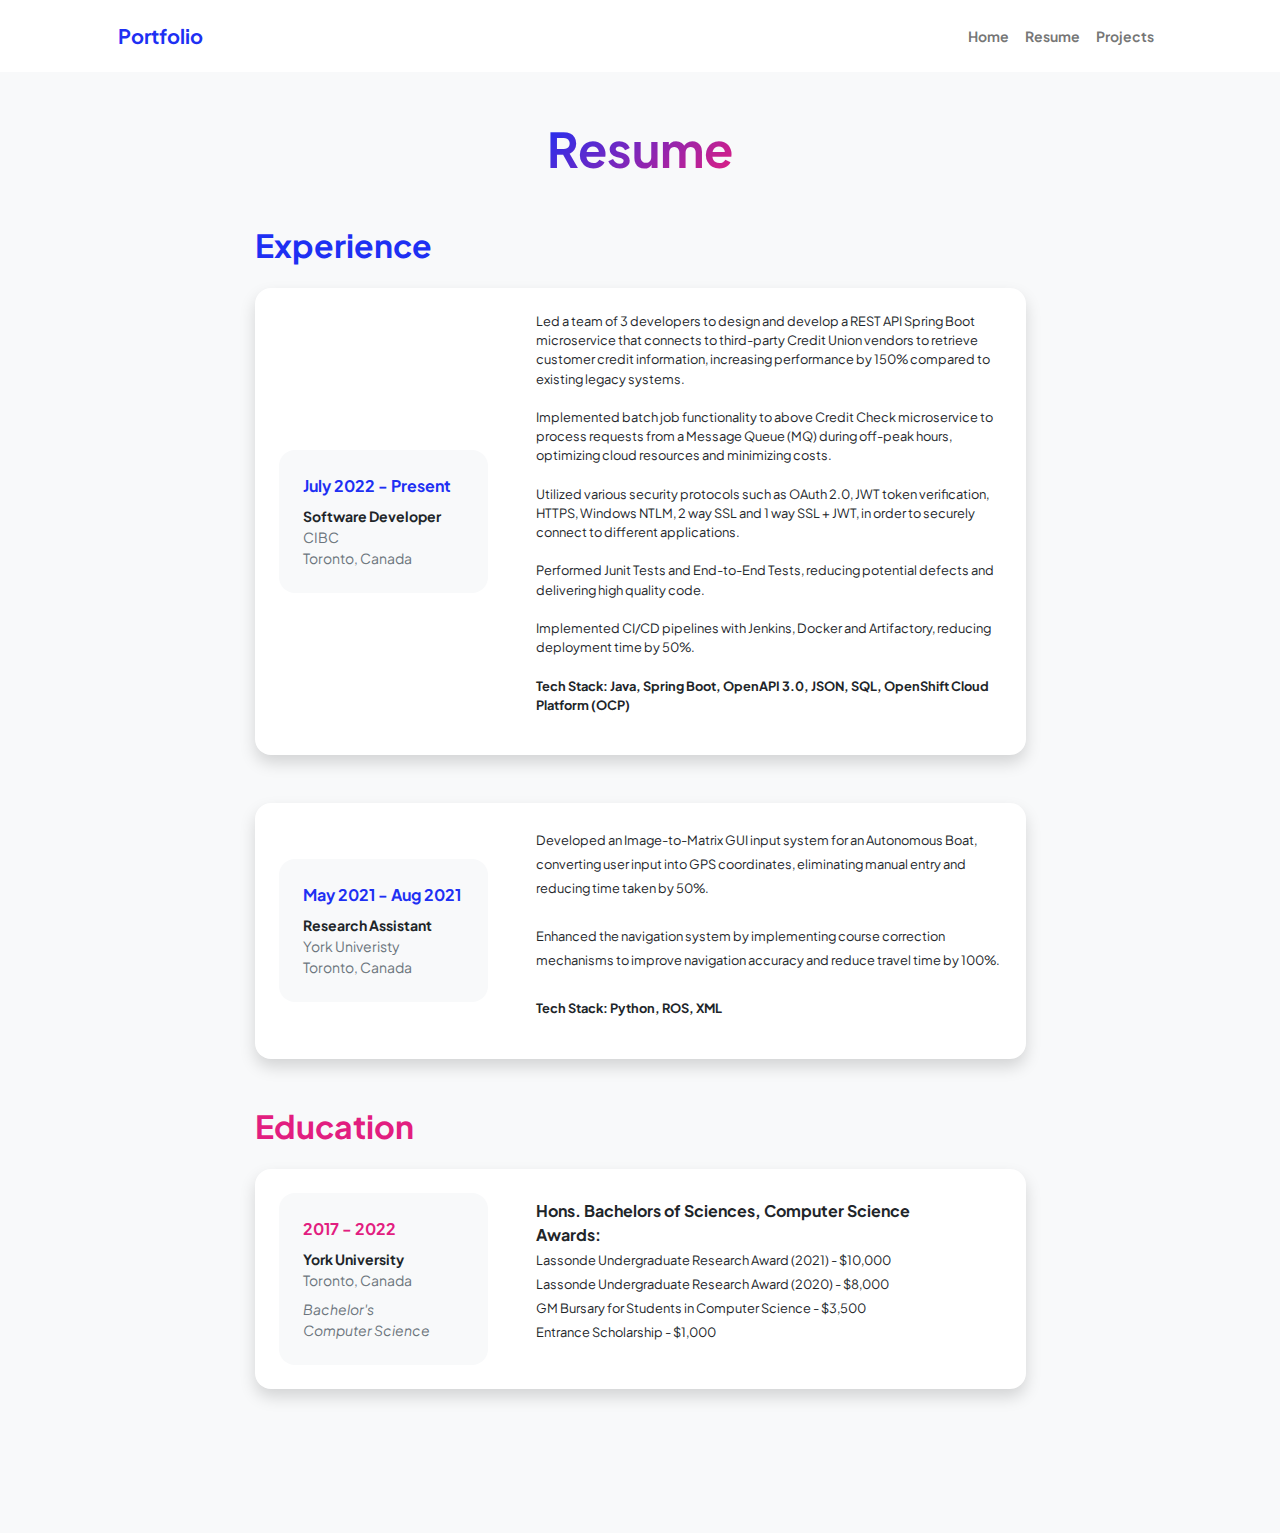
<file: resume.html>
<!DOCTYPE html>
<html lang="en">

<head>
    <meta charset="utf-8" />
    <meta name="viewport" content="width=device-width, initial-scale=1, shrink-to-fit=no" />
    <meta name="description" content="" />
    <meta name="author" content="" />
    <title>Harsh Patel | Backend Devloper</title>
    <!-- Custom Google font-->
    <link rel="preconnect" href="https://fonts.googleapis.com" />
    <link rel="preconnect" href="https://fonts.gstatic.com" crossorigin />
    <link
        href="https://fonts.googleapis.com/css2?family=Plus+Jakarta+Sans:wght@100;200;300;400;500;600;700;800;900&amp;display=swap"
        rel="stylesheet" />
    <!-- Bootstrap icons-->
    <link href="https://cdn.jsdelivr.net/npm/bootstrap-icons@1.8.1/font/bootstrap-icons.css" rel="stylesheet" />
    <!-- Core theme CSS (includes Bootstrap)-->
    <link href="css/styles.css" rel="stylesheet" />
</head>

<body class="d-flex flex-column h-100 bg-light">
    <main class="flex-shrink-0">
        <!-- Navigation-->
        <nav class="navbar navbar-expand-lg navbar-light bg-white py-3">
            <div class="container px-5">
                <a class="navbar-brand" href="index.html"><span class="fw-bolder text-primary">Portfolio</span></a>
                <button class="navbar-toggler" type="button" data-bs-toggle="collapse"
                    data-bs-target="#navbarSupportedContent" aria-controls="navbarSupportedContent"
                    aria-expanded="false" aria-label="Toggle navigation"><span
                        class="navbar-toggler-icon"></span></button>
                <div class="collapse navbar-collapse" id="navbarSupportedContent">
                    <ul class="navbar-nav ms-auto mb-2 mb-lg-0 small fw-bolder">
                        <li class="nav-item"><a class="nav-link" href="index.html">Home</a></li>
                        <li class="nav-item"><a class="nav-link" href="resume.html">Resume</a></li>
                        <li class="nav-item"><a class="nav-link" href="projects.html">Projects</a></li>
                    </ul>
                </div>
            </div>
        </nav>
        <!-- Page Content-->
        <div class="container px-5 my-5">
            <div class="text-center mb-5">
                <h1 class="display-5 fw-bolder mb-0"><span class="text-gradient d-inline">Resume</span></h1>
            </div>
            <div class="row gx-5 justify-content-center">
                <div class="col-lg-11 col-xl-9 col-xxl-8">
                    <!-- Experience Section-->
                    <section>
                        <div class="d-flex align-items-center justify-content-between mb-4">
                            <h2 class="text-primary fw-bolder mb-0">Experience</h2>
                        </div>
                        <div class="card shadow border-0 rounded-4 mb-5">
                            <div class="card-body p-4">
                                <div class="row align-items-center gx-5">
                                    <div class="col text-center text-lg-start mb-4 mb-lg-0">
                                        <div class="bg-light p-4 rounded-4">
                                            <div class="text-primary fw-bolder mb-2">July 2022 - Present</div>
                                            <div class="small fw-bolder">Software Developer</div>
                                            <div class="small text-muted">CIBC</div>
                                            <div class="small text-muted">Toronto, Canada</div>
                                        </div>
                                    </div>
                                    <div class="col-lg-8">
                                        <ul class="list-unstyled" style="font-size: 0.8rem;">
                                            <!-- Applied inline CSS for custom size -->
                                            <li>Led a team of 3 developers to design and develop a REST API Spring Boot
                                                microservice that connects to third-party Credit Union vendors to
                                                retrieve customer credit information, increasing performance by 150%
                                                compared to existing legacy systems.</li>
                                            <br>
                                            <li>Implemented batch job functionality to above Credit Check microservice
                                                to process requests from a Message
                                                Queue (MQ) during off-peak hours, optimizing cloud resources and
                                                minimizing costs.
                                            </li>
                                            <br>
                                            <li>Utilized various security protocols such as OAuth 2.0, JWT token
                                                verification, HTTPS, Windows NTLM, 2 way
                                                SSL and 1 way SSL + JWT, in order to securely connect to different
                                                applications.
                                            </li>
                                            <br>
                                            <li>Performed Junit Tests and End-to-End Tests, reducing potential defects
                                                and delivering high quality code.
                                            </li>
                                            <br>
                                            <li>Implemented CI/CD pipelines with Jenkins, Docker and Artifactory,
                                                reducing deployment time by 50%.
                                            </li>
                                            <br>
                                            <li><strong>Tech Stack: Java, Spring Boot, OpenAPI 3.0, JSON, SQL, OpenShift
                                                    Cloud Platform (OCP)</strong></li>

                                        </ul>
                                    </div>
                                </div>
                            </div>
                        </div>

                        <!-- Experience Card 2-->
                        <div class="card shadow border-0 rounded-4 mb-5">
                            <div class="card-body p-4">
                                <div class="row align-items-center gx-5">
                                    <div class="col text-center text-lg-start mb-4 mb-lg-0">
                                        <div class="bg-light p-4 rounded-4">
                                            <div class="text-primary fw-bolder mb-2">May 2021 - Aug 2021</div>
                                            <div class="small fw-bolder">Research Assistant</div>
                                            <div class="small text-muted">York Univeristy</div>
                                            <div class="small text-muted">Toronto, Canada</div>
                                        </div>
                                    </div>
                                    <div class="col-lg-8">
                                        <ul class="list-unstyled">
                                            <li><span style="font-size: 0.8rem;">Developed an Image-to-Matrix GUI input
                                                    system for an Autonomous Boat, converting user input into GPS
                                                    coordinates, eliminating manual entry and reducing time taken by
                                                    50%.
                                                </span></li>
                                            <br>
                                            <li><span style="font-size: 0.8rem;">Enhanced the navigation system by
                                                    implementing course correction mechanisms to improve navigation
                                                    accuracy
                                                    and reduce travel time by 100%.
                                                </span></li>
                                            <br>
                                            <li><span style="font-size: 0.8rem;"> <strong>Tech Stack: Python, ROS, XML
                                                    </strong> </span></li>
                                        </ul>
                                    </div>
                                </div>
                            </div>
                        </div>
                    </section>
                    <!-- Education Section-->
                    <section>
                        <h2 class="text-secondary fw-bolder mb-4">Education</h2>
                        <!-- Education Card 1-->
                        <div class="card shadow border-0 rounded-4 mb-5">
                            <div class="card-body p-4">
                                <div class="row align-items-center gx-5">
                                    <div class="col text-center text-lg-start mb-4 mb-lg-0">
                                        <div class="bg-light p-4 rounded-4">
                                            <div class="text-secondary fw-bolder mb-2">2017 - 2022</div>
                                            <div class="mb-2">
                                                <div class="small fw-bolder">York University</div>
                                                <div class="small text-muted">Toronto, Canada</div>
                                            </div>
                                            <div class="fst-italic">
                                                <div class="small text-muted">Bachelor's</div>
                                                <div class="small text-muted">Computer Science</div>
                                            </div>
                                        </div>
                                    </div>
                                    <div class="col-lg-8">
                                        <ul class="list-unstyled">
                                            <li><strong>Hons. Bachelors of Sciences, Computer Science</strong></li>
                                            <li><strong>Awards:</strong></li>
                                            <li><span style="font-size: 0.8rem;">Lassonde Undergraduate Research Award
                                                    (2021) - $10,000</span></li>
                                            <li><span style="font-size: 0.8rem;">Lassonde Undergraduate Research Award
                                                    (2020) - $8,000</span></li>
                                            <li><span style="font-size: 0.8rem;">GM Bursary for Students in Computer
                                                    Science - $3,500</span></li>
                                            <li><span style="font-size: 0.8rem;">Entrance Scholarship - $1,000</span>
                                            </li>
                                        </ul>
                                    </div>
                                </div>
                            </div>
                        </div>

                </div>
            </div>
        </div>
        </section>
        <!-- Divider-->
        <div class="pb-5"></div>
        <!-- Skills Section-->

        </div>
        </div>
        </div>
    </main>
    <!-- Bootstrap core JS-->
    <script src="https://cdn.jsdelivr.net/npm/bootstrap@5.2.3/dist/js/bootstrap.bundle.min.js"></script>
    <!-- Core theme JS-->
    <script src="js/scripts.js"></script>
</body>

</html>
</file>
